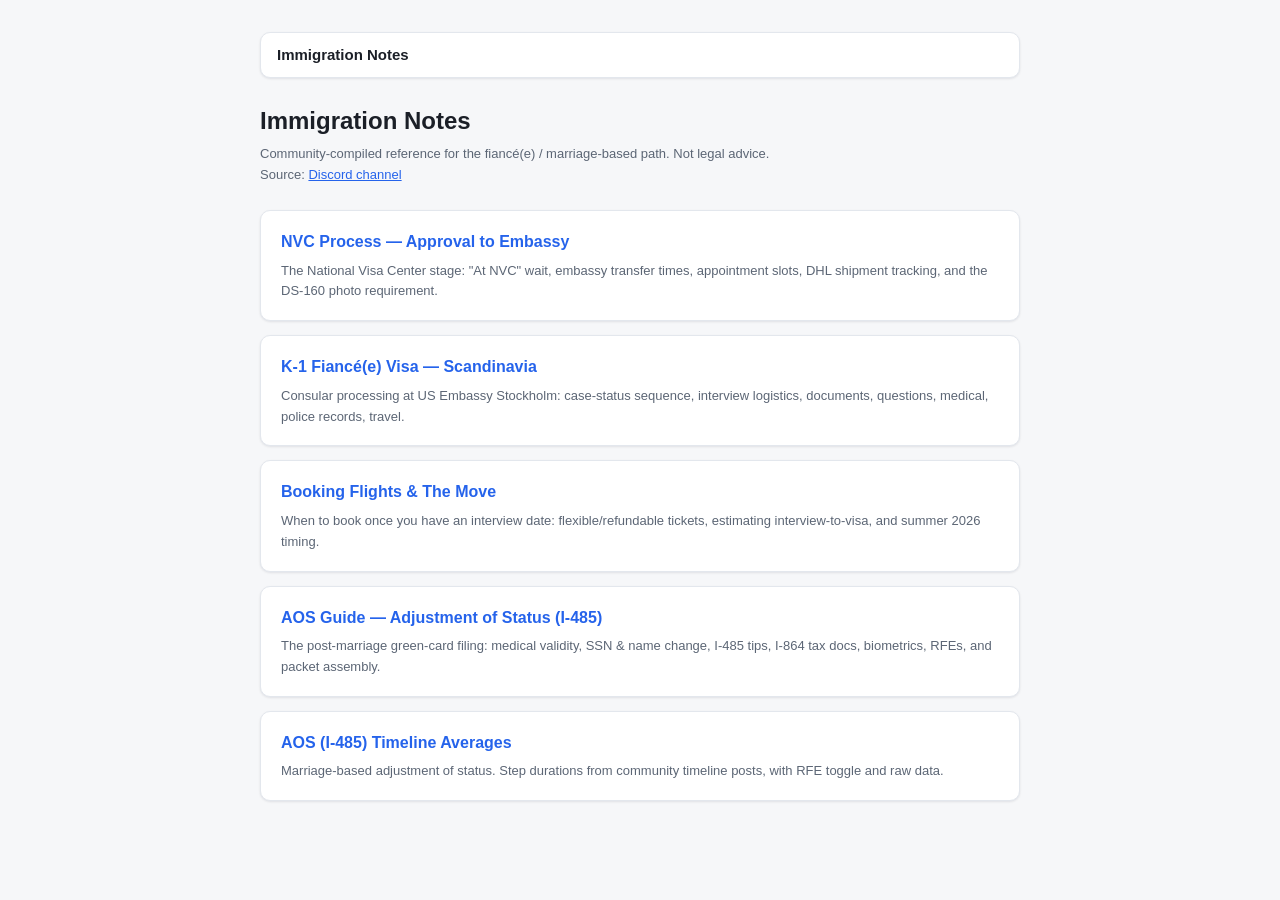
<file: index.html>
<!DOCTYPE html>
<html lang="en">
<head>
<meta charset="UTF-8" />
<meta name="viewport" content="width=device-width, initial-scale=1.0" />
<title>Immigration Notes</title>
<link rel="stylesheet" href="styles.css" />
<style>.wrap, .nav { max-width: 760px; }</style>
</head>
<body>
<nav class="nav">
  <a class="home" href="index.html">Immigration Notes</a>
</nav>
<div class="wrap">
  <h1>Immigration Notes</h1>
  <p class="sub">Community-compiled reference for the fiancé(e) / marriage-based path. Not legal advice.<br />
     Source: <a href="https://discord.com/channels/1329818696209797150/1331603157792325722">Discord channel</a></p>

  <div class="cards">
    <a class="card" href="nvc-process.html">
      <h2>NVC Process — Approval to Embassy</h2>
      <p>The National Visa Center stage: "At NVC" wait, embassy transfer times, appointment slots, DHL shipment tracking, and the DS-160 photo requirement.</p>
    </a>
    <a class="card" href="scandinavian-k1.html">
      <h2>K-1 Fiancé(e) Visa — Scandinavia</h2>
      <p>Consular processing at US Embassy Stockholm: case-status sequence, interview logistics, documents, questions, medical, police records, travel.</p>
    </a>
    <a class="card" href="flights.html">
      <h2>Booking Flights &amp; The Move</h2>
      <p>When to book once you have an interview date: flexible/refundable tickets, estimating interview-to-visa, and summer 2026 timing.</p>
    </a>
    <a class="card" href="aos-guide.html">
      <h2>AOS Guide — Adjustment of Status (I-485)</h2>
      <p>The post-marriage green-card filing: medical validity, SSN &amp; name change, I-485 tips, I-864 tax docs, biometrics, RFEs, and packet assembly.</p>
    </a>
    <a class="card" href="aos-timelines.html">
      <h2>AOS (I-485) Timeline Averages</h2>
      <p>Marriage-based adjustment of status. Step durations from community timeline posts, with RFE toggle and raw data.</p>
    </a>
  </div>
</div>
</body>
</html>
</file>
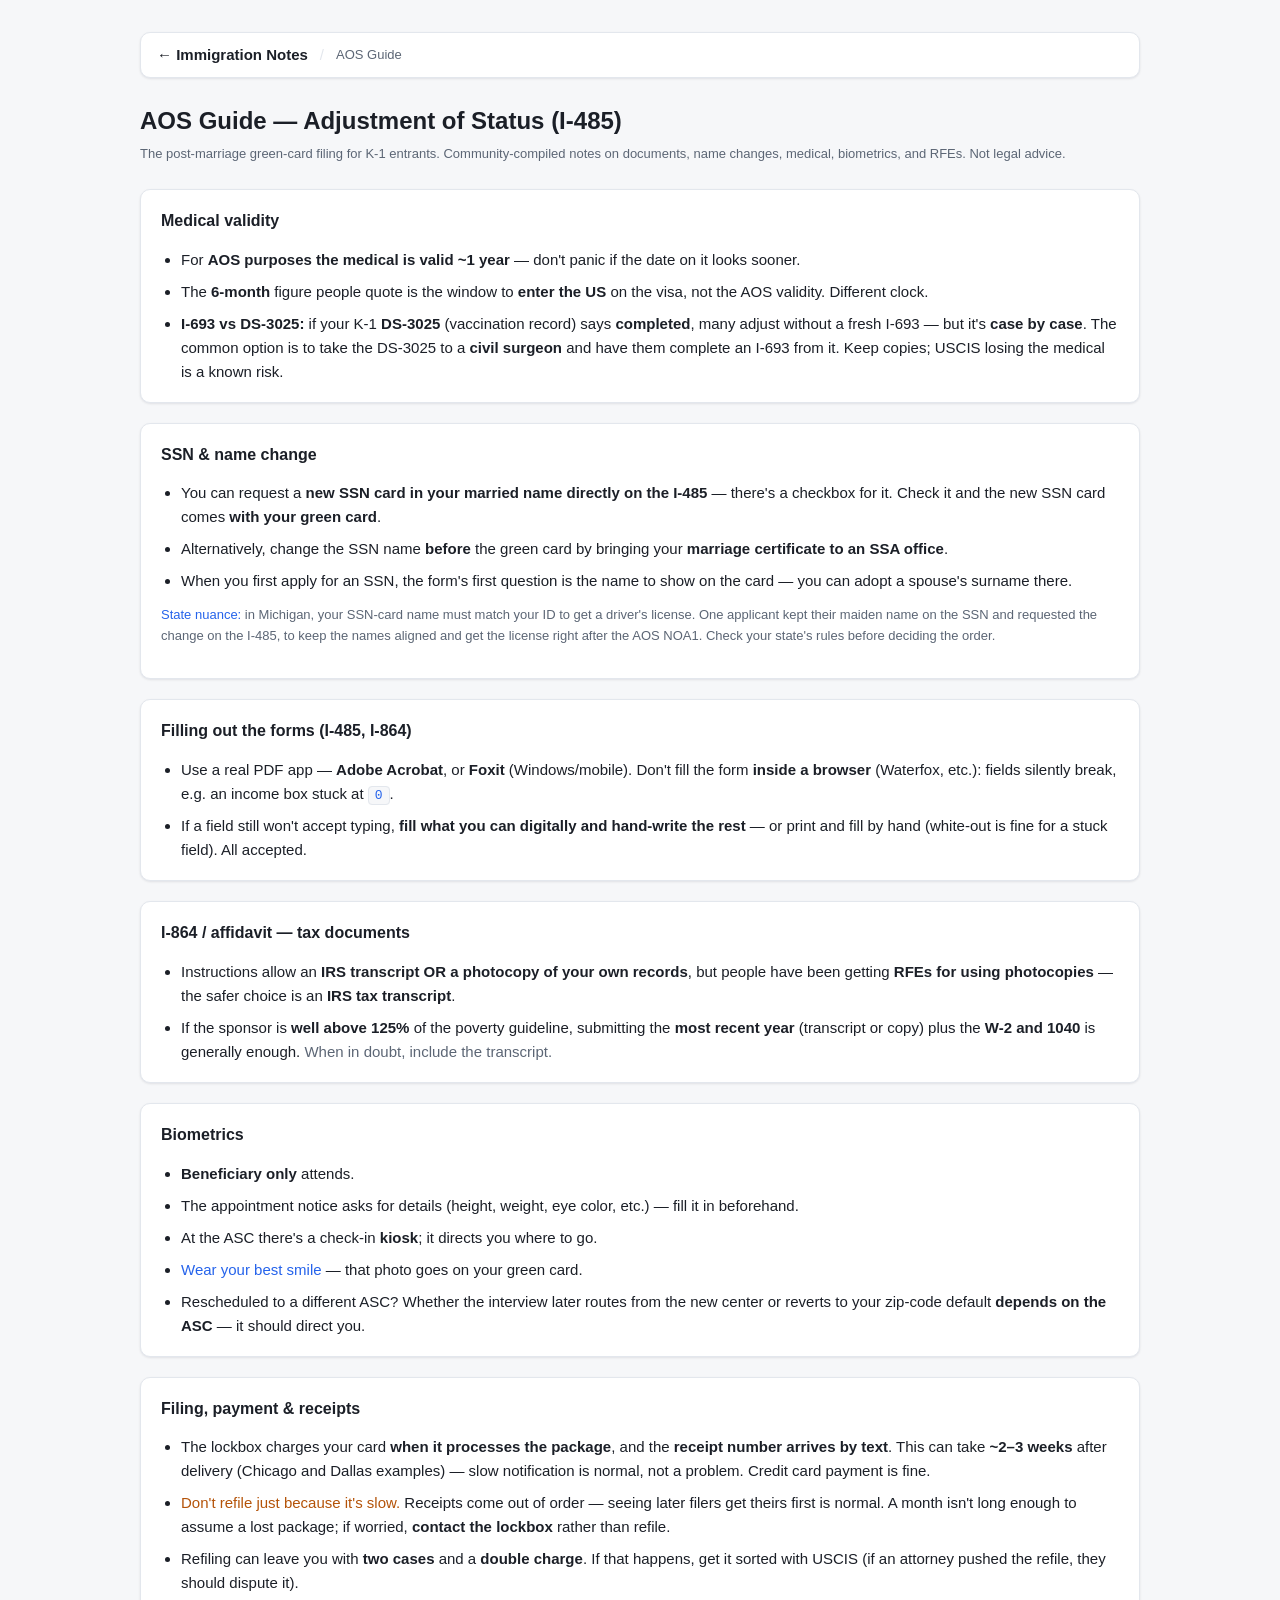
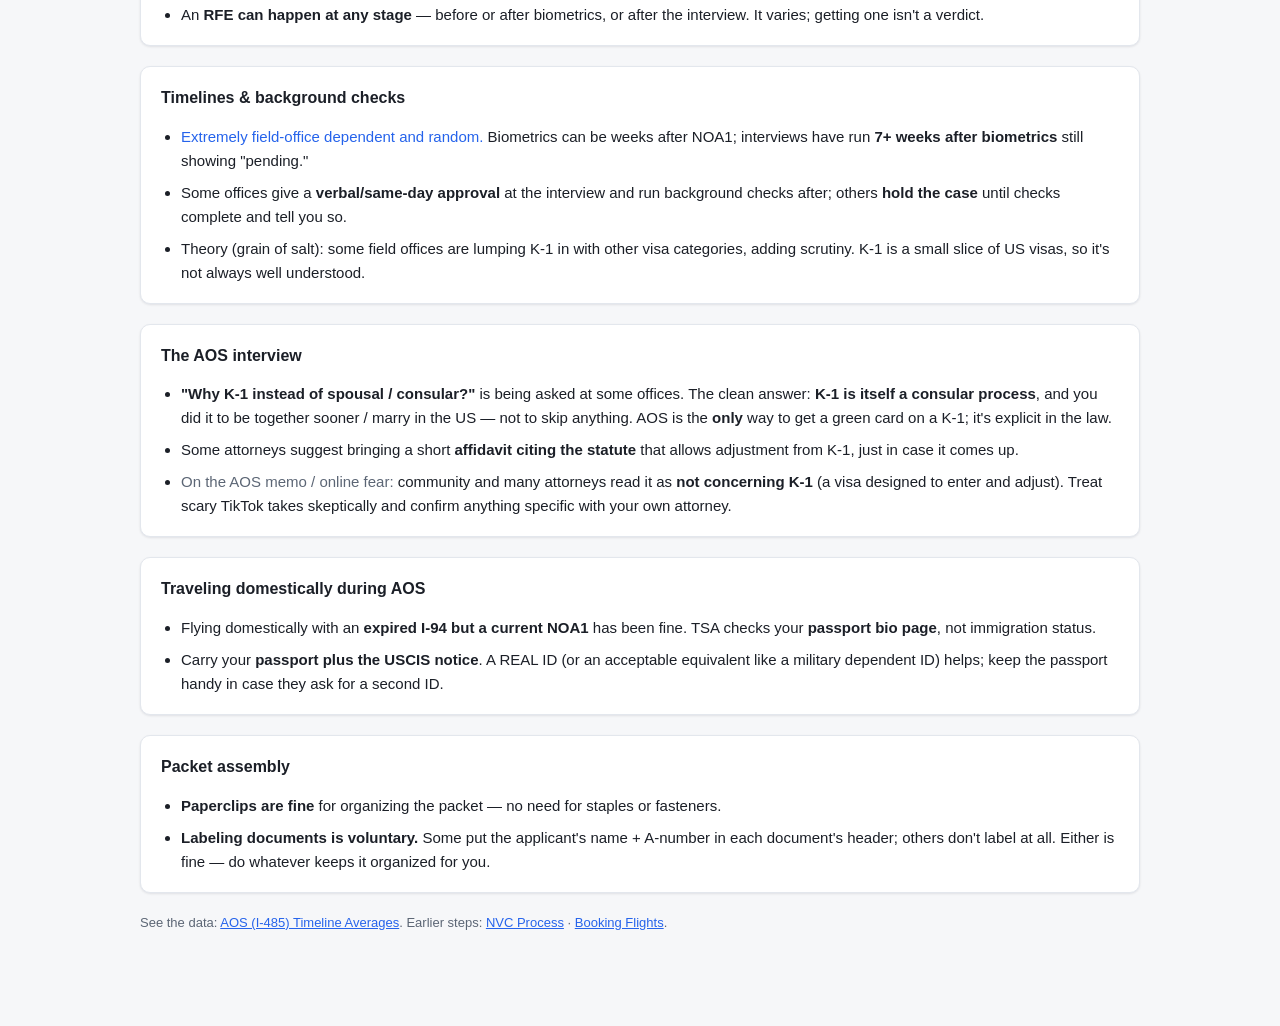
<file: aos-guide.html>
<!DOCTYPE html>
<html lang="en">
<head>
<meta charset="UTF-8" />
<meta name="viewport" content="width=device-width, initial-scale=1.0" />
<title>AOS Guide — Adjustment of Status (I-485)</title>
<link rel="stylesheet" href="styles.css" />
</head>
<body class="info">
<nav class="nav">
  <a class="home" href="index.html">← Immigration Notes</a>
  <span class="sep">/</span>
  <span class="crumb">AOS Guide</span>
</nav>
<div class="wrap">
  <h1>AOS Guide — Adjustment of Status (I-485)</h1>
  <p class="sub">The post-marriage green-card filing for K-1 entrants. Community-compiled notes on documents,
     name changes, medical, biometrics, and RFEs. Not legal advice.</p>

  <section>
    <h2>Medical validity</h2>
    <ul>
      <li>For <strong>AOS purposes the medical is valid ~1 year</strong> — don't panic if the date on it looks
        sooner.</li>
      <li>The <strong>6-month</strong> figure people quote is the window to <strong>enter the US</strong> on the
        visa, not the AOS validity. Different clock.</li>
      <li><strong>I-693 vs DS-3025:</strong> if your K-1 <strong>DS-3025</strong> (vaccination record) says
        <strong>completed</strong>, many adjust without a fresh I-693 — but it's <strong>case by case</strong>.
        The common option is to take the DS-3025 to a <strong>civil surgeon</strong> and have them complete an
        I-693 from it. Keep copies; USCIS losing the medical is a known risk.</li>
    </ul>
  </section>

  <section>
    <h2>SSN &amp; name change</h2>
    <ul>
      <li>You can request a <strong>new SSN card in your married name directly on the I-485</strong> — there's a
        checkbox for it. Check it and the new SSN card comes <strong>with your green card</strong>.</li>
      <li>Alternatively, change the SSN name <strong>before</strong> the green card by bringing your
        <strong>marriage certificate to an SSA office</strong>.</li>
      <li>When you first apply for an SSN, the form's first question is the name to show on the card — you can adopt
        a spouse's surname there.</li>
    </ul>
    <p class="note"><span class="accent">State nuance:</span> in Michigan, your SSN-card name must match your ID
      to get a driver's license. One applicant kept their maiden name on the SSN and requested the change on the
      I-485, to keep the names aligned and get the license right after the AOS NOA1. Check your state's rules
      before deciding the order.</p>
  </section>

  <section>
    <h2>Filling out the forms (I-485, I-864)</h2>
    <ul>
      <li>Use a real PDF app — <strong>Adobe Acrobat</strong>, or <strong>Foxit</strong> (Windows/mobile). Don't
        fill the form <strong>inside a browser</strong> (Waterfox, etc.): fields silently break, e.g. an income
        box stuck at <code>0</code>.</li>
      <li>If a field still won't accept typing, <strong>fill what you can digitally and hand-write the rest</strong>
        — or print and fill by hand (white-out is fine for a stuck field). All accepted.</li>
    </ul>
  </section>

  <section>
    <h2>I-864 / affidavit — tax documents</h2>
    <ul>
      <li>Instructions allow an <strong>IRS transcript OR a photocopy of your own records</strong>, but people have
        been getting <strong>RFEs for using photocopies</strong> — the safer choice is an
        <strong>IRS tax transcript</strong>.</li>
      <li>If the sponsor is <strong>well above 125%</strong> of the poverty guideline, submitting the
        <strong>most recent year</strong> (transcript or copy) plus the <strong>W-2 and 1040</strong> is generally
        enough. <span class="muted">When in doubt, include the transcript.</span></li>
    </ul>
  </section>

  <section>
    <h2>Biometrics</h2>
    <ul>
      <li><strong>Beneficiary only</strong> attends.</li>
      <li>The appointment notice asks for details (height, weight, eye color, etc.) — fill it in beforehand.</li>
      <li>At the ASC there's a check-in <strong>kiosk</strong>; it directs you where to go.</li>
      <li><span class="accent">Wear your best smile</span> — that photo goes on your green card.</li>
      <li>Rescheduled to a different ASC? Whether the interview later routes from the new center or reverts to your
        zip-code default <strong>depends on the ASC</strong> — it should direct you.</li>
    </ul>
  </section>

  <section>
    <h2>Filing, payment &amp; receipts</h2>
    <ul>
      <li>The lockbox charges your card <strong>when it processes the package</strong>, and the
        <strong>receipt number arrives by text</strong>. This can take <strong>~2–3 weeks</strong> after delivery
        (Chicago and Dallas examples) — slow notification is normal, not a problem. Credit card payment is fine.</li>
      <li><span class="warn">Don't refile just because it's slow.</span> Receipts come out of order — seeing later
        filers get theirs first is normal. A month isn't long enough to assume a lost package; if worried,
        <strong>contact the lockbox</strong> rather than refile.</li>
      <li>Refiling can leave you with <strong>two cases</strong> and a <strong>double charge</strong>. If that
        happens, get it sorted with USCIS (if an attorney pushed the refile, they should dispute it).</li>
      <li>An <strong>RFE can happen at any stage</strong> — before or after biometrics, or after the interview. It
        varies; getting one isn't a verdict.</li>
    </ul>
  </section>

  <section>
    <h2>Timelines &amp; background checks</h2>
    <ul>
      <li><span class="accent">Extremely field-office dependent and random.</span> Biometrics can be weeks after
        NOA1; interviews have run <strong>7+ weeks after biometrics</strong> still showing "pending."</li>
      <li>Some offices give a <strong>verbal/same-day approval</strong> at the interview and run background checks
        after; others <strong>hold the case</strong> until checks complete and tell you so.</li>
      <li>Theory (grain of salt): some field offices are lumping K-1 in with other visa categories, adding
        scrutiny. K-1 is a small slice of US visas, so it's not always well understood.</li>
    </ul>
  </section>

  <section>
    <h2>The AOS interview</h2>
    <ul>
      <li><strong>"Why K-1 instead of spousal / consular?"</strong> is being asked at some offices. The clean
        answer: <strong>K-1 is itself a consular process</strong>, and you did it to be together sooner / marry in
        the US — not to skip anything. AOS is the <strong>only</strong> way to get a green card on a K-1; it's
        explicit in the law.</li>
      <li>Some attorneys suggest bringing a short <strong>affidavit citing the statute</strong> that allows
        adjustment from K-1, just in case it comes up.</li>
      <li><span class="muted">On the AOS memo / online fear:</span> community and many attorneys read it as
        <strong>not concerning K-1</strong> (a visa designed to enter and adjust). Treat scary TikTok takes
        skeptically and confirm anything specific with your own attorney.</li>
    </ul>
  </section>

  <section>
    <h2>Traveling domestically during AOS</h2>
    <ul>
      <li>Flying domestically with an <strong>expired I-94 but a current NOA1</strong> has been fine. TSA checks
        your <strong>passport bio page</strong>, not immigration status.</li>
      <li>Carry your <strong>passport plus the USCIS notice</strong>. A REAL ID (or an acceptable equivalent like a
        military dependent ID) helps; keep the passport handy in case they ask for a second ID.</li>
    </ul>
  </section>

  <section>
    <h2>Packet assembly</h2>
    <ul>
      <li><strong>Paperclips are fine</strong> for organizing the packet — no need for staples or fasteners.</li>
      <li><strong>Labeling documents is voluntary.</strong> Some put the applicant's name + A-number in each
        document's header; others don't label at all. Either is fine — do whatever keeps it organized for you.</li>
    </ul>
  </section>

  <p class="note">See the data: <a href="aos-timelines.html">AOS (I-485) Timeline Averages</a>. Earlier steps:
    <a href="nvc-process.html">NVC Process</a> · <a href="flights.html">Booking Flights</a>.</p>
</div>
</body>
</html>
</file>
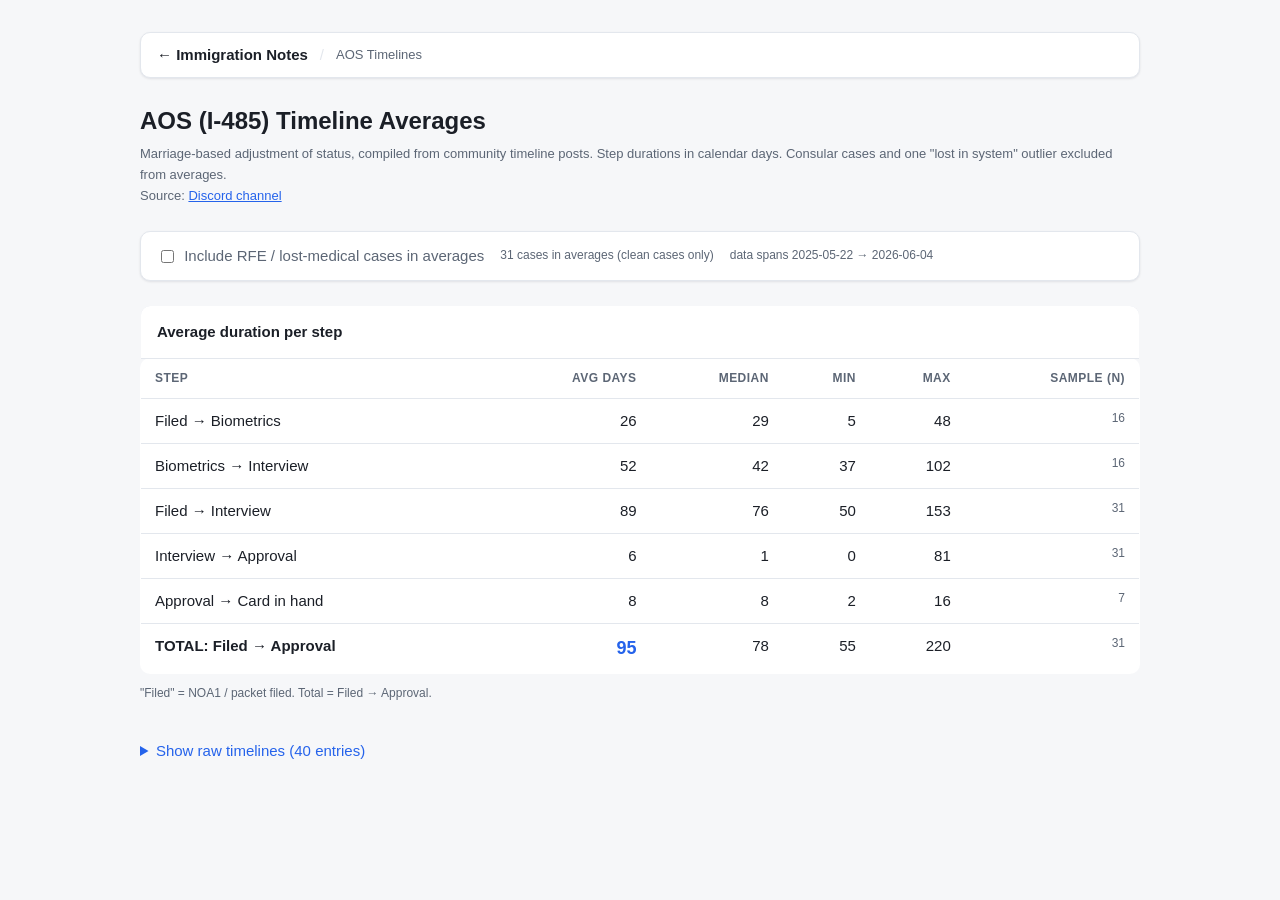
<file: aos-timelines.html>
<!DOCTYPE html>
<html lang="en">
<head>
<meta charset="UTF-8" />
<meta name="viewport" content="width=device-width, initial-scale=1.0" />
<title>AOS (I-485) Timeline Averages</title>
<link rel="stylesheet" href="styles.css" />
</head>
<body>
<nav class="nav">
  <a class="home" href="index.html">← Immigration Notes</a>
  <span class="sep">/</span>
  <span class="crumb">AOS Timelines</span>
</nav>
<div class="wrap">
  <h1>AOS (I-485) Timeline Averages</h1>
  <p class="sub">Marriage-based adjustment of status, compiled from community timeline posts.
     Step durations in calendar days. Consular cases and one "lost in system" outlier excluded from averages.<br />
     Source: <a href="https://discord.com/channels/1329818696209797150/1330284395982229594">Discord channel</a></p>

  <div class="controls">
    <label><input type="checkbox" id="includeRfe" /> Include RFE / lost-medical cases in averages</label>
    <span class="n" id="sampleNote"></span>
    <span class="n" id="dateRange"></span>
  </div>

  <section>
    <table>
      <caption>Average duration per step</caption>
      <thead>
        <tr>
          <th>Step</th>
          <th class="num">Avg days</th>
          <th class="num">Median</th>
          <th class="num">Min</th>
          <th class="num">Max</th>
          <th class="num">Sample (n)</th>
        </tr>
      </thead>
      <tbody id="stepBody"></tbody>
    </table>
    <p class="legend">"Filed" = NOA1 / packet filed. Total = Filed → Approval.</p>
  </section>

  <section>
    <details>
      <summary>Show raw timelines (<span id="rawCount"></span> entries)</summary>
      <table class="detail-table" style="margin-top:12px">
        <thead>
          <tr>
            <th>Name</th><th>Filed</th><th>Biometrics</th><th>Interview</th>
            <th>Approval</th><th>Card in hand</th>
            <th class="num">Total days</th><th>RFE</th>
          </tr>
        </thead>
        <tbody id="rawBody"></tbody>
      </table>
    </details>
  </section>
</div>

<script src="aos-data.js"></script>
<script src="aos-ui.js"></script>
</body>
</html>
</file>
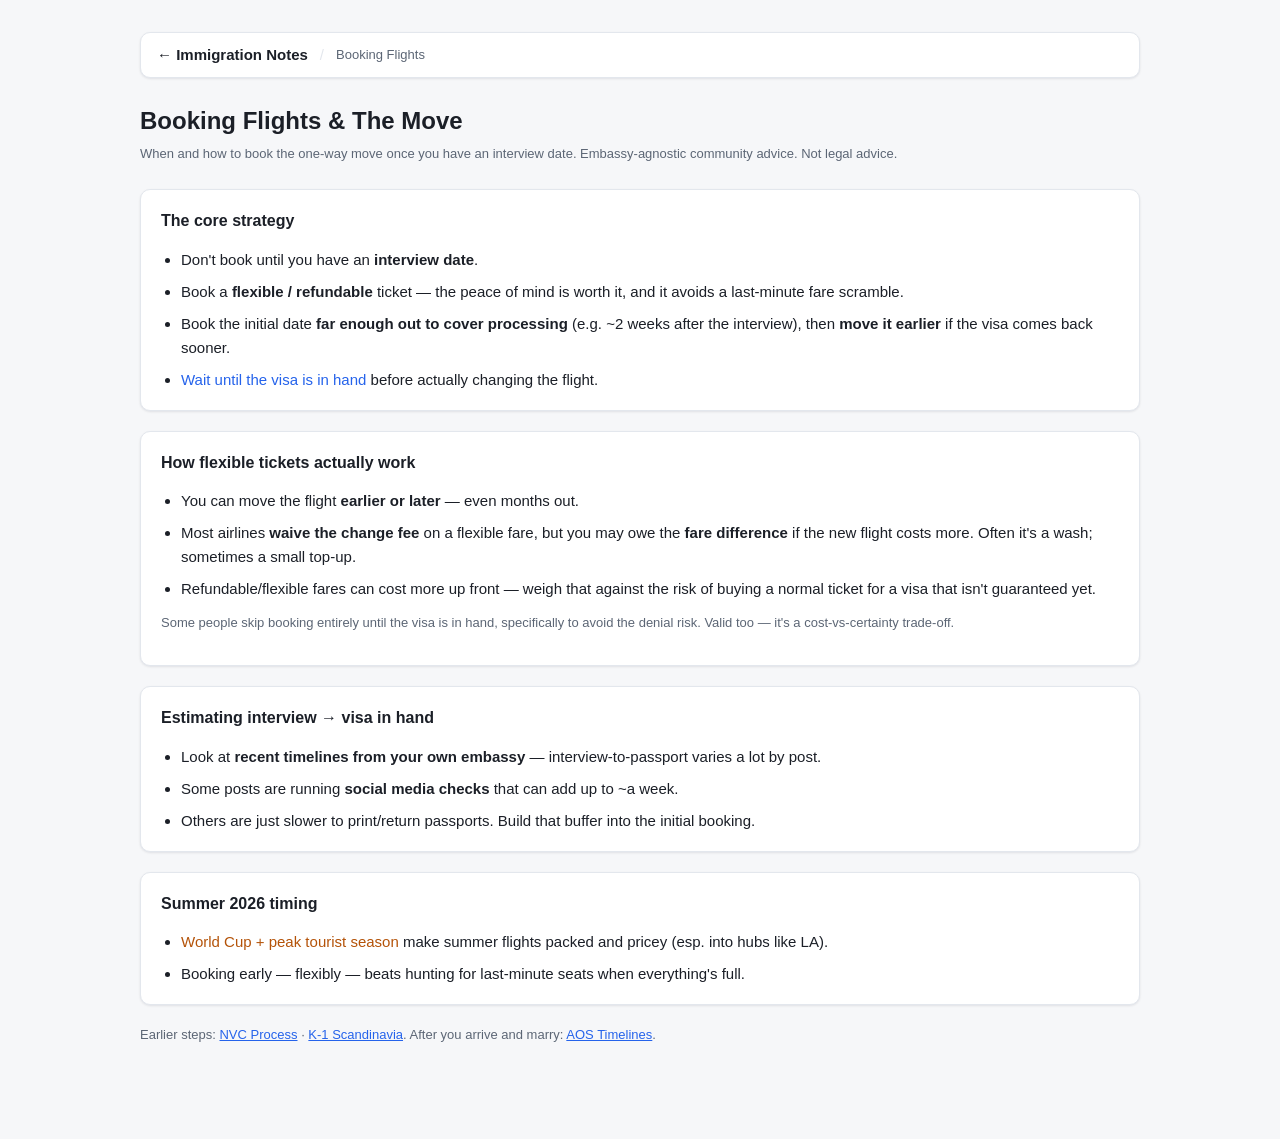
<file: flights.html>
<!DOCTYPE html>
<html lang="en">
<head>
<meta charset="UTF-8" />
<meta name="viewport" content="width=device-width, initial-scale=1.0" />
<title>Booking Flights & The Move</title>
<link rel="stylesheet" href="styles.css" />
</head>
<body class="info">
<nav class="nav">
  <a class="home" href="index.html">← Immigration Notes</a>
  <span class="sep">/</span>
  <span class="crumb">Booking Flights</span>
</nav>
<div class="wrap">
  <h1>Booking Flights &amp; The Move</h1>
  <p class="sub">When and how to book the one-way move once you have an interview date. Embassy-agnostic
     community advice. Not legal advice.</p>

  <section>
    <h2>The core strategy</h2>
    <ul>
      <li>Don't book until you have an <strong>interview date</strong>.</li>
      <li>Book a <strong>flexible / refundable</strong> ticket — the peace of mind is worth it, and it avoids a
        last-minute fare scramble.</li>
      <li>Book the initial date <strong>far enough out to cover processing</strong> (e.g. ~2 weeks after the
        interview), then <strong>move it earlier</strong> if the visa comes back sooner.</li>
      <li><span class="accent">Wait until the visa is in hand</span> before actually changing the flight.</li>
    </ul>
  </section>

  <section>
    <h2>How flexible tickets actually work</h2>
    <ul>
      <li>You can move the flight <strong>earlier or later</strong> — even months out.</li>
      <li>Most airlines <strong>waive the change fee</strong> on a flexible fare, but you may owe the
        <strong>fare difference</strong> if the new flight costs more. Often it's a wash; sometimes a small top-up.</li>
      <li>Refundable/flexible fares can cost more up front — weigh that against the risk of buying a normal ticket
        for a visa that isn't guaranteed yet.</li>
    </ul>
    <p class="note">Some people skip booking entirely until the visa is in hand, specifically to avoid the
      denial risk. Valid too — it's a cost-vs-certainty trade-off.</p>
  </section>

  <section>
    <h2>Estimating interview → visa in hand</h2>
    <ul>
      <li>Look at <strong>recent timelines from your own embassy</strong> — interview-to-passport varies a lot by
        post.</li>
      <li>Some posts are running <strong>social media checks</strong> that can add up to ~a week.</li>
      <li>Others are just slower to print/return passports. Build that buffer into the initial booking.</li>
    </ul>
  </section>

  <section>
    <h2>Summer 2026 timing</h2>
    <ul>
      <li><span class="warn">World Cup + peak tourist season</span> make summer flights packed and pricey
        (esp. into hubs like LA).</li>
      <li>Booking early — flexibly — beats hunting for last-minute seats when everything's full.</li>
    </ul>
  </section>

  <p class="note">Earlier steps: <a href="nvc-process.html">NVC Process</a> ·
    <a href="scandinavian-k1.html">K-1 Scandinavia</a>. After you arrive and marry:
    <a href="aos-timelines.html">AOS Timelines</a>.</p>
</div>
</body>
</html>
</file>
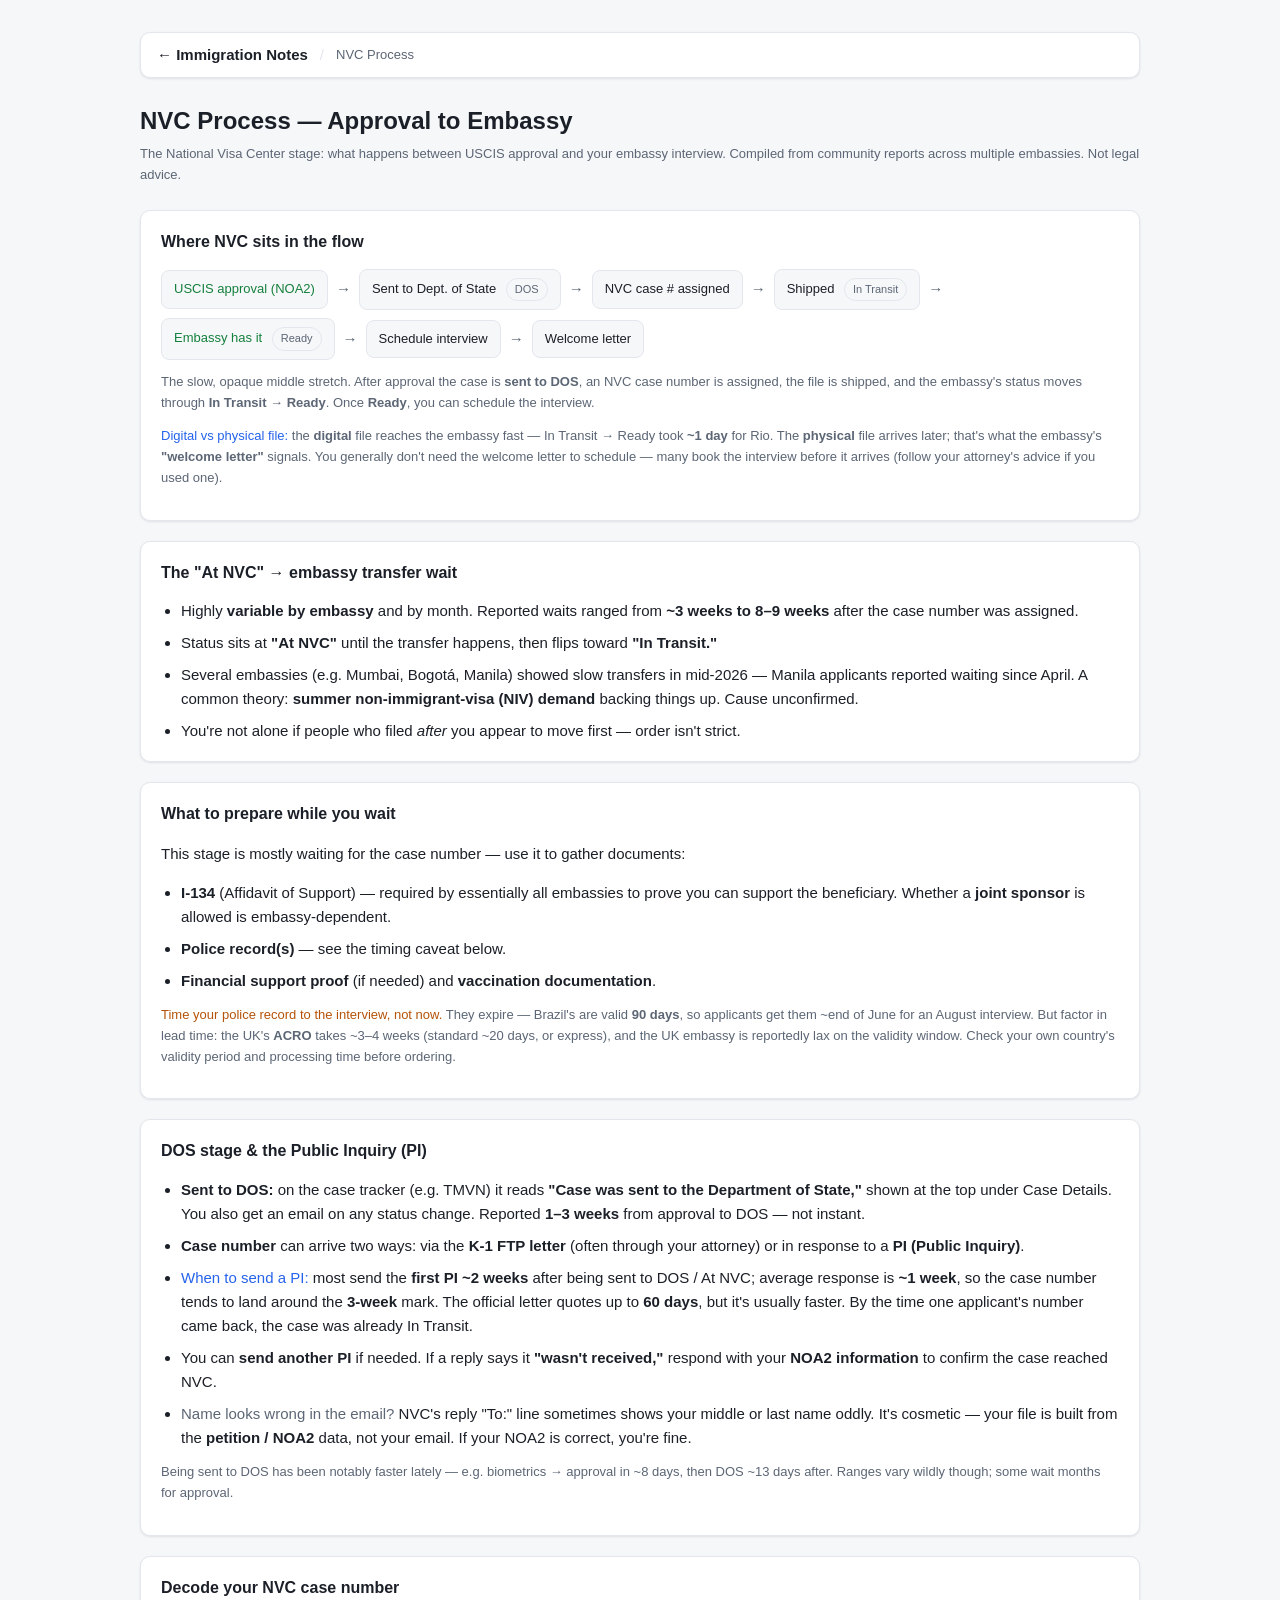
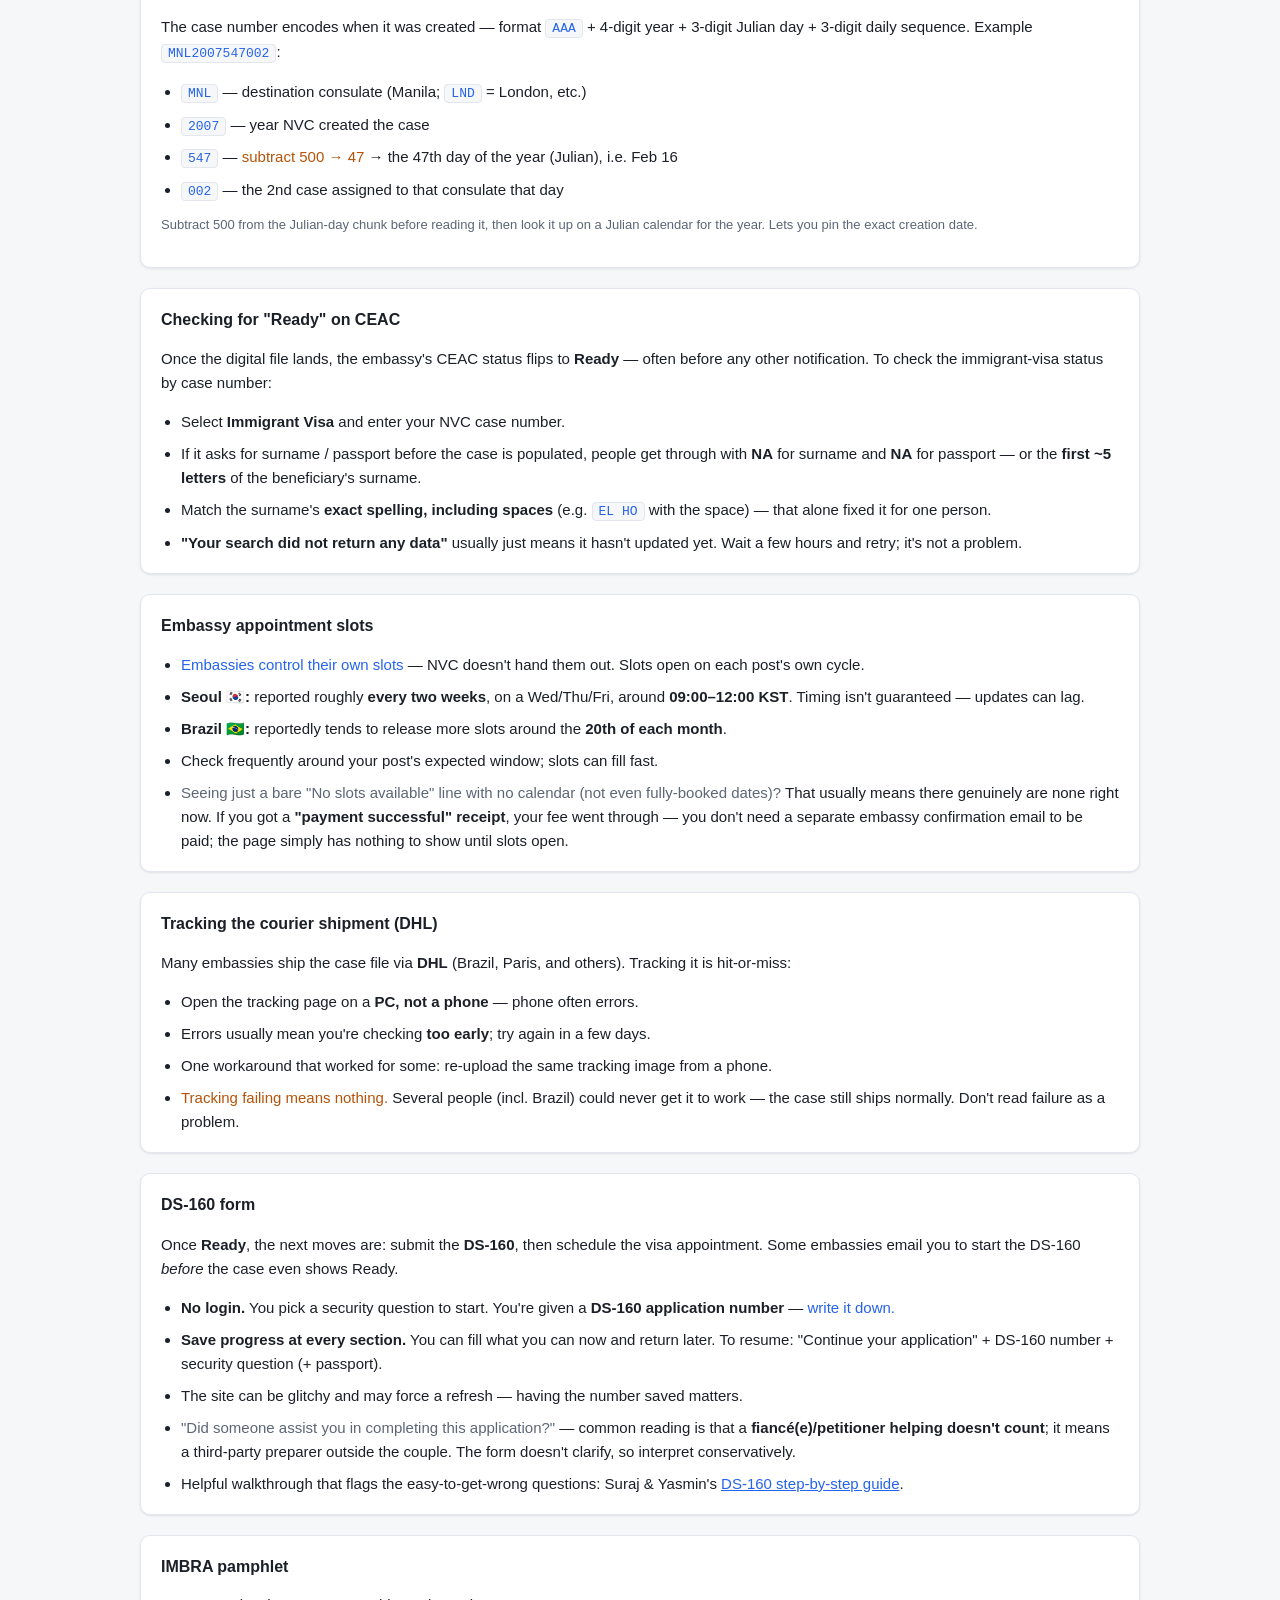
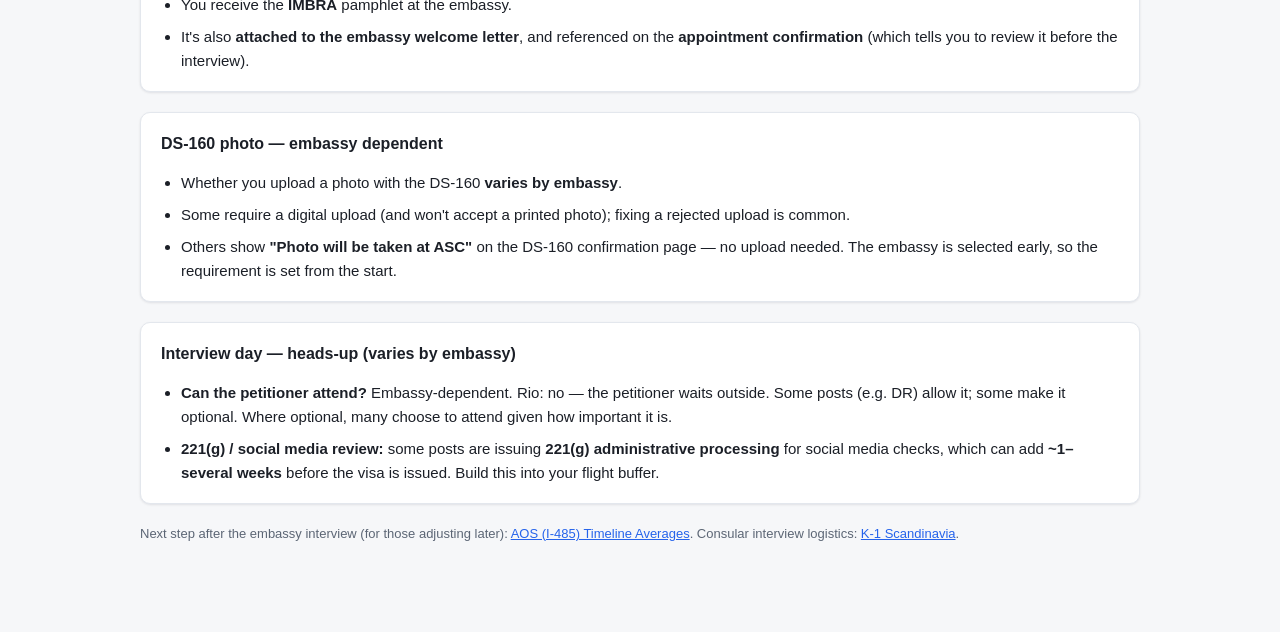
<file: nvc-process.html>
<!DOCTYPE html>
<html lang="en">
<head>
<meta charset="UTF-8" />
<meta name="viewport" content="width=device-width, initial-scale=1.0" />
<title>NVC Process — From Approval to Embassy</title>
<link rel="stylesheet" href="styles.css" />
</head>
<body class="info">
<nav class="nav">
  <a class="home" href="index.html">← Immigration Notes</a>
  <span class="sep">/</span>
  <span class="crumb">NVC Process</span>
</nav>
<div class="wrap">
  <h1>NVC Process — Approval to Embassy</h1>
  <p class="sub">The National Visa Center stage: what happens between USCIS approval and your embassy
     interview. Compiled from community reports across multiple embassies. Not legal advice.</p>

  <section>
    <h2>Where NVC sits in the flow</h2>
    <div class="flow">
      <span class="step good">USCIS approval (NOA2)</span>
      <span class="arrow">→</span>
      <span class="step">Sent to Dept. of State <span class="tag">DOS</span></span>
      <span class="arrow">→</span>
      <span class="step">NVC case # assigned</span>
      <span class="arrow">→</span>
      <span class="step">Shipped <span class="tag">In Transit</span></span>
      <span class="arrow">→</span>
      <span class="step good">Embassy has it <span class="tag">Ready</span></span>
      <span class="arrow">→</span>
      <span class="step">Schedule interview</span>
      <span class="arrow">→</span>
      <span class="step">Welcome letter</span>
    </div>
    <p class="note">The slow, opaque middle stretch. After approval the case is <strong>sent to DOS</strong>, an
      NVC case number is assigned, the file is shipped, and the embassy's status moves through
      <strong>In Transit → Ready</strong>. Once <strong>Ready</strong>, you can schedule the interview.</p>
    <p class="note"><span class="accent">Digital vs physical file:</span> the <strong>digital</strong> file reaches
      the embassy fast — In Transit → Ready took <strong>~1 day</strong> for Rio. The <strong>physical</strong>
      file arrives later; that's what the embassy's <strong>"welcome letter"</strong> signals. You generally
      don't need the welcome letter to schedule — many book the interview before it arrives (follow your
      attorney's advice if you used one).</p>
  </section>

  <section>
    <h2>The "At NVC" → embassy transfer wait</h2>
    <ul>
      <li>Highly <strong>variable by embassy</strong> and by month. Reported waits ranged from
        <strong>~3 weeks to 8–9 weeks</strong> after the case number was assigned.</li>
      <li>Status sits at <strong>"At NVC"</strong> until the transfer happens, then flips toward
        <strong>"In Transit."</strong></li>
      <li>Several embassies (e.g. Mumbai, Bogotá, Manila) showed slow transfers in mid-2026 — Manila applicants
        reported waiting since April. A common theory: <strong>summer non-immigrant-visa (NIV) demand</strong>
        backing things up. Cause unconfirmed.</li>
      <li>You're not alone if people who filed <em>after</em> you appear to move first — order isn't strict.</li>
    </ul>
  </section>

  <section>
    <h2>What to prepare while you wait</h2>
    <p>This stage is mostly waiting for the case number — use it to gather documents:</p>
    <ul>
      <li><strong>I-134</strong> (Affidavit of Support) — required by essentially all embassies to prove you can
        support the beneficiary. Whether a <strong>joint sponsor</strong> is allowed is embassy-dependent.</li>
      <li><strong>Police record(s)</strong> — see the timing caveat below.</li>
      <li><strong>Financial support proof</strong> (if needed) and <strong>vaccination documentation</strong>.</li>
    </ul>
    <p class="note"><span class="warn">Time your police record to the interview, not now.</span> They expire —
      Brazil's are valid <strong>90 days</strong>, so applicants get them ~end of June for an August interview.
      But factor in lead time: the UK's <strong>ACRO</strong> takes ~3–4 weeks (standard ~20 days, or express),
      and the UK embassy is reportedly lax on the validity window. Check your own country's validity period and
      processing time before ordering.</p>
  </section>

  <section>
    <h2>DOS stage &amp; the Public Inquiry (PI)</h2>
    <ul>
      <li><strong>Sent to DOS:</strong> on the case tracker (e.g. TMVN) it reads
        <strong>"Case was sent to the Department of State,"</strong> shown at the top under Case Details. You also
        get an email on any status change. Reported <strong>1–3 weeks</strong> from approval to DOS — not instant.</li>
      <li><strong>Case number</strong> can arrive two ways: via the <strong>K-1 FTP letter</strong> (often through
        your attorney) or in response to a <strong>PI (Public Inquiry)</strong>.</li>
      <li><span class="accent">When to send a PI:</span> most send the <strong>first PI ~2 weeks</strong> after
        being sent to DOS / At NVC; average response is <strong>~1 week</strong>, so the case number tends to land
        around the <strong>3-week</strong> mark. The official letter quotes up to <strong>60 days</strong>, but it's
        usually faster. By the time one applicant's number came back, the case was already In Transit.</li>
      <li>You can <strong>send another PI</strong> if needed. If a reply says it <strong>"wasn't received,"</strong>
        respond with your <strong>NOA2 information</strong> to confirm the case reached NVC.</li>
      <li><span class="muted">Name looks wrong in the email?</span> NVC's reply "To:" line sometimes shows your
        middle or last name oddly. It's cosmetic — your file is built from the <strong>petition / NOA2</strong>
        data, not your email. If your NOA2 is correct, you're fine.</li>
    </ul>
    <p class="note">Being sent to DOS has been notably faster lately — e.g. biometrics → approval in ~8 days,
      then DOS ~13 days after. Ranges vary wildly though; some wait months for approval.</p>
  </section>

  <section>
    <h2>Decode your NVC case number</h2>
    <p>The case number encodes when it was created — format <code>AAA</code> + 4-digit year + 3-digit Julian day
      + 3-digit daily sequence. Example <code>MNL2007547002</code>:</p>
    <ul>
      <li><code>MNL</code> — destination consulate (Manila; <code>LND</code> = London, etc.)</li>
      <li><code>2007</code> — year NVC created the case</li>
      <li><code>547</code> — <span class="warn">subtract 500 → 47</span> → the 47th day of the year (Julian),
        i.e. Feb 16</li>
      <li><code>002</code> — the 2nd case assigned to that consulate that day</li>
    </ul>
    <p class="note">Subtract 500 from the Julian-day chunk before reading it, then look it up on a Julian calendar
      for the year. Lets you pin the exact creation date.</p>
  </section>

  <section>
    <h2>Checking for "Ready" on CEAC</h2>
    <p>Once the digital file lands, the embassy's CEAC status flips to <strong>Ready</strong> — often before any
      other notification. To check the immigrant-visa status by case number:</p>
    <ul>
      <li>Select <strong>Immigrant Visa</strong> and enter your NVC case number.</li>
      <li>If it asks for surname / passport before the case is populated, people get through with
        <strong>NA</strong> for surname and <strong>NA</strong> for passport — or the <strong>first ~5 letters</strong>
        of the beneficiary's surname.</li>
      <li>Match the surname's <strong>exact spelling, including spaces</strong> (e.g. <code>EL HO</code> with the
        space) — that alone fixed it for one person.</li>
      <li><strong>"Your search did not return any data"</strong> usually just means it hasn't updated yet. Wait a
        few hours and retry; it's not a problem.</li>
    </ul>
  </section>

  <section>
    <h2>Embassy appointment slots</h2>
    <ul>
      <li><span class="accent">Embassies control their own slots</span> — NVC doesn't hand them out. Slots open
        on each post's own cycle.</li>
      <li><strong>Seoul 🇰🇷:</strong> reported roughly <strong>every two weeks</strong>, on a Wed/Thu/Fri,
        around <strong>09:00–12:00 KST</strong>. Timing isn't guaranteed — updates can lag.</li>
      <li><strong>Brazil 🇧🇷:</strong> reportedly tends to release more slots around the
        <strong>20th of each month</strong>.</li>
      <li>Check frequently around your post's expected window; slots can fill fast.</li>
      <li><span class="muted">Seeing just a bare "No slots available" line with no calendar (not even fully-booked
        dates)?</span> That usually means there genuinely are none right now. If you got a
        <strong>"payment successful" receipt</strong>, your fee went through — you don't need a separate embassy
        confirmation email to be paid; the page simply has nothing to show until slots open.</li>
    </ul>
  </section>

  <section>
    <h2>Tracking the courier shipment (DHL)</h2>
    <p>Many embassies ship the case file via <strong>DHL</strong> (Brazil, Paris, and others). Tracking it is
      hit-or-miss:</p>
    <ul>
      <li>Open the tracking page on a <strong>PC, not a phone</strong> — phone often errors.</li>
      <li>Errors usually mean you're checking <strong>too early</strong>; try again in a few days.</li>
      <li>One workaround that worked for some: re-upload the same tracking image from a phone.</li>
      <li><span class="warn">Tracking failing means nothing.</span> Several people (incl. Brazil) could never get
        it to work — the case still ships normally. Don't read failure as a problem.</li>
    </ul>
  </section>

  <section>
    <h2>DS-160 form</h2>
    <p>Once <strong>Ready</strong>, the next moves are: submit the <strong>DS-160</strong>, then schedule the
      visa appointment. Some embassies email you to start the DS-160 <em>before</em> the case even shows Ready.</p>
    <ul>
      <li><strong>No login.</strong> You pick a security question to start. You're given a
        <strong>DS-160 application number</strong> — <span class="accent">write it down.</span></li>
      <li><strong>Save progress at every section.</strong> You can fill what you can now and return later. To
        resume: "Continue your application" + DS-160 number + security question (+ passport).</li>
      <li>The site can be glitchy and may force a refresh — having the number saved matters.</li>
      <li><span class="muted">"Did someone assist you in completing this application?"</span> — common reading is
        that a <strong>fiancé(e)/petitioner helping doesn't count</strong>; it means a third-party preparer
        outside the couple. The form doesn't clarify, so interpret conservatively.</li>
      <li>Helpful walkthrough that flags the easy-to-get-wrong questions: Suraj &amp; Yasmin's
        <a href="https://youtu.be/UCvs-2VbqWM">DS-160 step-by-step guide</a>.</li>
    </ul>
  </section>

  <section>
    <h2>IMBRA pamphlet</h2>
    <ul>
      <li>You receive the <strong>IMBRA</strong> pamphlet at the embassy.</li>
      <li>It's also <strong>attached to the embassy welcome letter</strong>, and referenced on the
        <strong>appointment confirmation</strong> (which tells you to review it before the interview).</li>
    </ul>
  </section>

  <section>
    <h2>DS-160 photo — embassy dependent</h2>
    <ul>
      <li>Whether you upload a photo with the DS-160 <strong>varies by embassy</strong>.</li>
      <li>Some require a digital upload (and won't accept a printed photo); fixing a rejected upload is common.</li>
      <li>Others show <strong>"Photo will be taken at ASC"</strong> on the DS-160 confirmation page — no upload
        needed. The embassy is selected early, so the requirement is set from the start.</li>
    </ul>
  </section>

  <section>
    <h2>Interview day — heads-up (varies by embassy)</h2>
    <ul>
      <li><strong>Can the petitioner attend?</strong> Embassy-dependent. Rio: no — the petitioner waits outside.
        Some posts (e.g. DR) allow it; some make it optional. Where optional, many choose to attend given how
        important it is.</li>
      <li><strong>221(g) / social media review:</strong> some posts are issuing
        <strong>221(g) administrative processing</strong> for social media checks, which can add
        <strong>~1–several weeks</strong> before the visa is issued. Build this into your flight buffer.</li>
    </ul>
  </section>

  <p class="note">Next step after the embassy interview (for those adjusting later):
    <a href="aos-timelines.html">AOS (I-485) Timeline Averages</a>. Consular interview logistics:
    <a href="scandinavian-k1.html">K-1 Scandinavia</a>.</p>
</div>
</body>
</html>
</file>
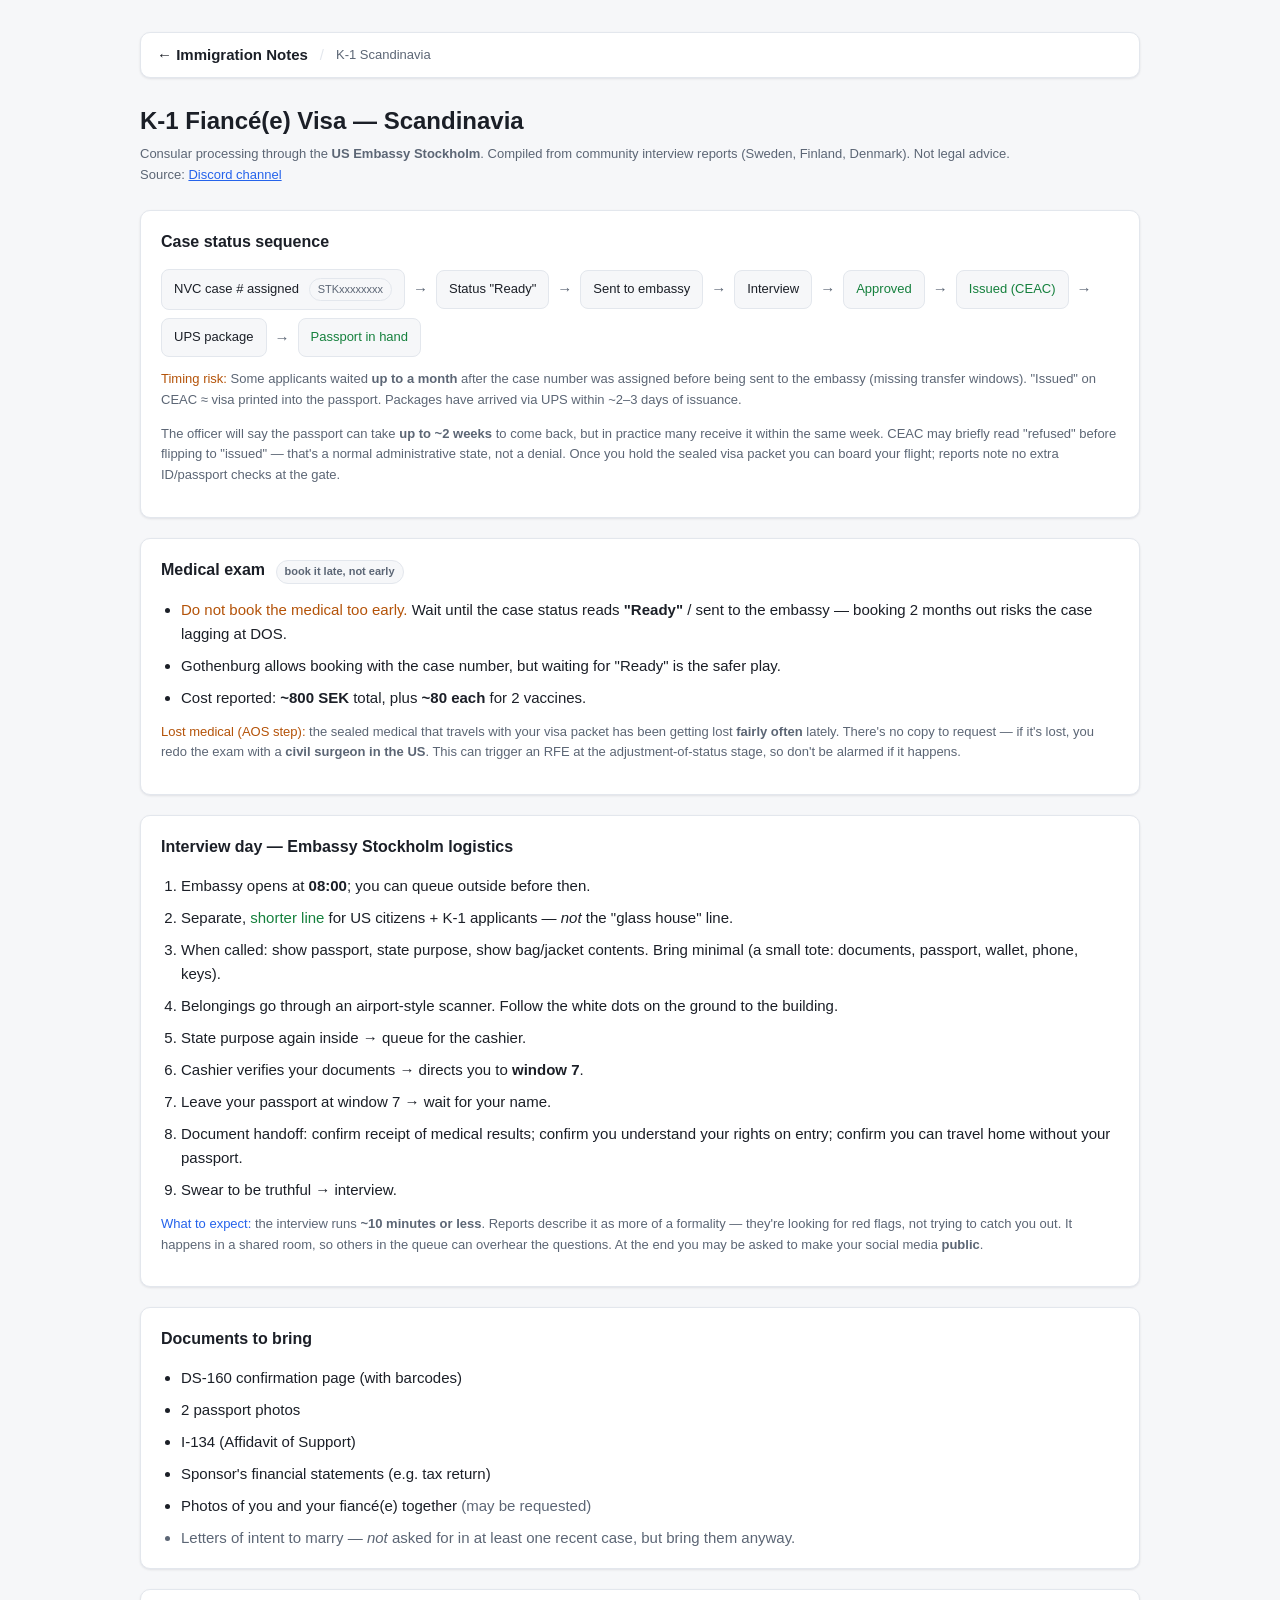
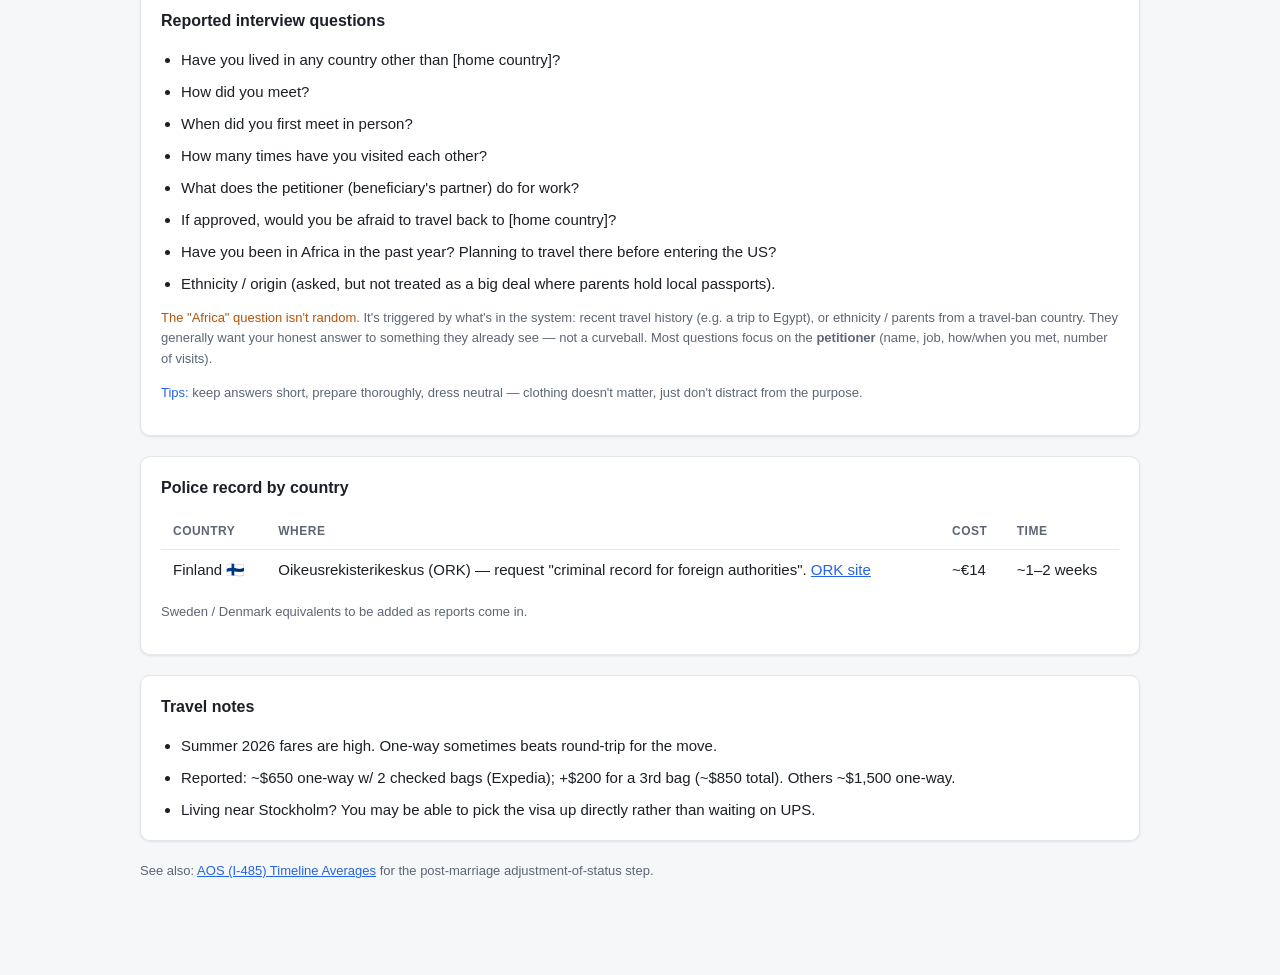
<file: scandinavian-k1.html>
<!DOCTYPE html>
<html lang="en">
<head>
<meta charset="UTF-8" />
<meta name="viewport" content="width=device-width, initial-scale=1.0" />
<title>K-1 Visa — Scandinavia / US Embassy Stockholm</title>
<link rel="stylesheet" href="styles.css" />
</head>
<body class="info">
<nav class="nav">
  <a class="home" href="index.html">← Immigration Notes</a>
  <span class="sep">/</span>
  <span class="crumb">K-1 Scandinavia</span>
</nav>
<div class="wrap">
  <h1>K-1 Fiancé(e) Visa — Scandinavia</h1>
  <p class="sub">Consular processing through the <strong>US Embassy Stockholm</strong>.
     Compiled from community interview reports (Sweden, Finland, Denmark). Not legal advice.<br />
     Source: <a href="https://discord.com/channels/1329818696209797150/1331603157792325722">Discord channel</a></p>

  <section>
    <h2>Case status sequence</h2>
    <div class="flow">
      <span class="step">NVC case # assigned <span class="tag">STKxxxxxxxx</span></span>
      <span class="arrow">→</span>
      <span class="step">Status "Ready"</span>
      <span class="arrow">→</span>
      <span class="step">Sent to embassy</span>
      <span class="arrow">→</span>
      <span class="step">Interview</span>
      <span class="arrow">→</span>
      <span class="step good">Approved</span>
      <span class="arrow">→</span>
      <span class="step good">Issued (CEAC)</span>
      <span class="arrow">→</span>
      <span class="step">UPS package</span>
      <span class="arrow">→</span>
      <span class="step good">Passport in hand</span>
    </div>
    <p class="note"><span class="warn">Timing risk:</span> Some applicants waited <strong>up to a month</strong>
      after the case number was assigned before being sent to the embassy (missing transfer windows).
      "Issued" on CEAC ≈ visa printed into the passport. Packages have arrived via UPS within ~2–3 days of issuance.</p>
    <p class="note">The officer will say the passport can take <strong>up to ~2 weeks</strong> to come back, but
      in practice many receive it within the same week. CEAC may briefly read "refused" before flipping to
      "issued" — that's a normal administrative state, not a denial. Once you hold the sealed visa packet you can
      board your flight; reports note no extra ID/passport checks at the gate.</p>
  </section>

  <section>
    <h2>Medical exam <span class="tag">book it late, not early</span></h2>
    <ul>
      <li><span class="warn">Do not book the medical too early.</span> Wait until the case status reads
        <strong>"Ready"</strong> / sent to the embassy — booking 2 months out risks the case lagging at DOS.</li>
      <li>Gothenburg allows booking with the case number, but waiting for "Ready" is the safer play.</li>
      <li>Cost reported: <strong>~800 SEK</strong> total, plus <strong>~80 each</strong> for 2 vaccines.</li>
    </ul>
    <p class="note"><span class="warn">Lost medical (AOS step):</span> the sealed medical that travels with your
      visa packet has been getting lost <strong>fairly often</strong> lately. There's no copy to request — if it's
      lost, you redo the exam with a <strong>civil surgeon in the US</strong>. This can trigger an RFE at the
      adjustment-of-status stage, so don't be alarmed if it happens.</p>
  </section>

  <section>
    <h2>Interview day — Embassy Stockholm logistics</h2>
    <ol>
      <li>Embassy opens at <strong>08:00</strong>; you can queue outside before then.</li>
      <li>Separate, <span class="good">shorter line</span> for US citizens + K-1 applicants — <em>not</em> the
        "glass house" line.</li>
      <li>When called: show passport, state purpose, show bag/jacket contents. Bring minimal
        (a small tote: documents, passport, wallet, phone, keys).</li>
      <li>Belongings go through an airport-style scanner. Follow the white dots on the ground to the building.</li>
      <li>State purpose again inside → queue for the cashier.</li>
      <li>Cashier verifies your documents → directs you to <strong>window 7</strong>.</li>
      <li>Leave your passport at window 7 → wait for your name.</li>
      <li>Document handoff: confirm receipt of medical results; confirm you understand your rights on entry;
        confirm you can travel home without your passport.</li>
      <li>Swear to be truthful → interview.</li>
    </ol>
    <p class="note"><span class="accent">What to expect:</span> the interview runs
      <strong>~10 minutes or less</strong>. Reports describe it as more of a formality — they're
      looking for red flags, not trying to catch you out. It happens in a shared room, so others in the
      queue can overhear the questions. At the end you may be asked to make your social media
      <strong>public</strong>.</p>
  </section>

  <section>
    <h2>Documents to bring</h2>
    <ul>
      <li>DS-160 confirmation page (with barcodes)</li>
      <li>2 passport photos</li>
      <li>I-134 (Affidavit of Support)</li>
      <li>Sponsor's financial statements (e.g. tax return)</li>
      <li>Photos of you and your fiancé(e) together <span class="muted">(may be requested)</span></li>
      <li class="muted">Letters of intent to marry — <em>not</em> asked for in at least one recent case, but bring them anyway.</li>
    </ul>
  </section>

  <section>
    <h2>Reported interview questions</h2>
    <ul>
      <li>Have you lived in any country other than [home country]?</li>
      <li>How did you meet?</li>
      <li>When did you first meet in person?</li>
      <li>How many times have you visited each other?</li>
      <li>What does the petitioner (beneficiary's partner) do for work?</li>
      <li>If approved, would you be afraid to travel back to [home country]?</li>
      <li>Have you been in Africa in the past year? Planning to travel there before entering the US?</li>
      <li>Ethnicity / origin (asked, but not treated as a big deal where parents hold local passports).</li>
    </ul>
    <p class="note"><span class="warn">The "Africa" question isn't random.</span> It's triggered by what's in
      the system: recent travel history (e.g. a trip to Egypt), or ethnicity / parents from a travel-ban
      country. They generally want your honest answer to something they already see — not a curveball. Most
      questions focus on the <strong>petitioner</strong> (name, job, how/when you met, number of visits).</p>
    <p class="note"><span class="accent">Tips:</span> keep answers short, prepare thoroughly, dress neutral —
      clothing doesn't matter, just don't distract from the purpose.</p>
  </section>

  <section>
    <h2>Police record by country</h2>
    <table>
      <thead><tr><th>Country</th><th>Where</th><th>Cost</th><th>Time</th></tr></thead>
      <tbody>
        <tr>
          <td>Finland 🇫🇮</td>
          <td>Oikeusrekisterikeskus (ORK) — request "criminal record for foreign authorities".
            <a href="https://www.oikeusrekisterikeskus.fi/rekisterit/rikosrekisteri/ote-ulkomaille/">ORK site</a></td>
          <td>~€14</td>
          <td>~1–2 weeks</td>
        </tr>
      </tbody>
    </table>
    <p class="note">Sweden / Denmark equivalents to be added as reports come in.</p>
  </section>

  <section>
    <h2>Travel notes</h2>
    <ul>
      <li>Summer 2026 fares are high. One-way sometimes beats round-trip for the move.</li>
      <li>Reported: ~$650 one-way w/ 2 checked bags (Expedia); +$200 for a 3rd bag (~$850 total). Others ~$1,500 one-way.</li>
      <li>Living near Stockholm? You may be able to pick the visa up directly rather than waiting on UPS.</li>
    </ul>
  </section>

  <p class="note">See also: <a href="aos-timelines.html">AOS (I-485) Timeline Averages</a> for the
    post-marriage adjustment-of-status step.</p>
</div>
</body>
</html>
</file>
<file: styles.css>
:root {
  --bg: #f6f7f9;
  --panel: #ffffff;
  --line: #e3e7ed;
  --text: #1b1f27;
  --muted: #5c6675;
  --accent: #2563eb;
  --good: #15803d;
  --warn: #b45309;
  --shadow: 0 1px 2px rgba(16, 24, 40, .04), 0 1px 3px rgba(16, 24, 40, .06);
}
* { box-sizing: border-box; }
body {
  margin: 0;
  font: 15px/1.6 -apple-system, BlinkMacSystemFont, "Segoe UI", Roboto, sans-serif;
  background: var(--bg);
  color: var(--text);
  padding: 32px 20px 80px;
}
.wrap { max-width: 1000px; margin: 0 auto; }

/* Top navigation */
.nav {
  max-width: 1000px; margin: 0 auto 24px; display: flex; align-items: center; gap: 12px;
  background: var(--panel); border: 1px solid var(--line); border-radius: 10px;
  padding: 10px 16px; box-shadow: var(--shadow);
}
.nav .home { font-weight: 600; color: var(--text); text-decoration: none; }
.nav .home:hover { color: var(--accent); }
.nav .crumb { color: var(--muted); font-size: 13px; }
.nav .sep { color: var(--line); }
h1 { font-size: 24px; margin: 0 0 4px; }
.sub { color: var(--muted); margin: 0 0 24px; font-size: 13px; }
h2 { font-size: 16px; margin: 0 0 14px; }

a { color: var(--accent); }
.muted { color: var(--muted); }
.accent { color: var(--accent); }
.warn { color: var(--warn); }
.good { color: var(--good); }

section { margin-bottom: 36px; }

/* Card sections (info pages opt in via body.info) */
.info section {
  background: var(--panel); border: 1px solid var(--line);
  border-radius: 10px; padding: 18px 20px; margin-bottom: 20px;
  box-shadow: var(--shadow);
}
ol, ul { margin: 0; padding-left: 20px; }
li { margin-bottom: 8px; }
li:last-child { margin-bottom: 0; }
.note { font-size: 13px; color: var(--muted); margin-top: 12px; }
code { background: var(--bg); border: 1px solid var(--line); border-radius: 4px;
  padding: 1px 6px; font-size: 13px; color: var(--accent); }
.tag { display: inline-block; font-size: 11px; padding: 2px 8px; border-radius: 999px;
  background: var(--bg); border: 1px solid var(--line); color: var(--muted);
  margin-left: 6px; }
.flow { display: flex; flex-wrap: wrap; gap: 8px; align-items: center; }
.flow .step { background: var(--bg); border: 1px solid var(--line); border-radius: 8px;
  padding: 8px 12px; font-size: 13px; }
.flow .arrow { color: var(--muted); }

/* Index cards */
.cards { display: grid; gap: 14px; }
a.card {
  display: block; text-decoration: none; color: inherit;
  background: var(--panel); border: 1px solid var(--line);
  border-radius: 10px; padding: 18px 20px; box-shadow: var(--shadow);
  transition: border-color .15s ease, transform .15s ease, box-shadow .15s ease;
}
a.card:hover { border-color: var(--accent); transform: translateY(-1px);
  box-shadow: 0 4px 12px rgba(16, 24, 40, .08); }
a.card h2 { font-size: 16px; margin: 0 0 6px; color: var(--accent); }
a.card p { margin: 0; color: var(--muted); font-size: 13px; }

/* Tables (AOS + info pages) */
table { width: 100%; border-collapse: collapse; background: var(--panel);
  border: 1px solid var(--line); border-radius: 10px; overflow: hidden; }
caption { text-align: left; font-weight: 600; padding: 14px 16px; font-size: 15px;
  background: var(--panel); border: 1px solid var(--line); border-bottom: none;
  border-radius: 10px 10px 0 0; }
th, td { padding: 10px 14px; text-align: left; border-bottom: 1px solid var(--line);
  vertical-align: top; }
th { color: var(--muted); font-weight: 600; font-size: 12px; text-transform: uppercase;
  letter-spacing: .04em; }
tbody tr:last-child td { border-bottom: none; }
td.num, th.num { text-align: right; font-variant-numeric: tabular-nums; }

/* Tables inside info-page cards drop their own panel chrome */
.info section table { border: none; border-radius: 0; background: transparent; }
.info section th, .info section td { padding: 8px 12px; }

/* AOS controls + stats */
.controls {
  display: flex; gap: 16px; align-items: center; flex-wrap: wrap;
  background: var(--panel); border: 1px solid var(--line);
  border-radius: 10px; padding: 12px 16px; margin-bottom: 24px;
  box-shadow: var(--shadow);
}
.controls label { cursor: pointer; user-select: none; color: var(--muted); }
.controls input { accent-color: var(--accent); margin-right: 6px; vertical-align: middle; }
.big { font-size: 18px; font-weight: 700; color: var(--accent); }
.n { color: var(--muted); font-size: 12px; }
.legend { color: var(--muted); font-size: 12px; margin-top: 10px; }
.rfe-row { color: var(--warn); }
details { margin-top: 8px; }
summary { cursor: pointer; color: var(--accent); }
.detail-table td { font-size: 13px; }
.detail-table .miss { color: #aab2bf; }
</file>
